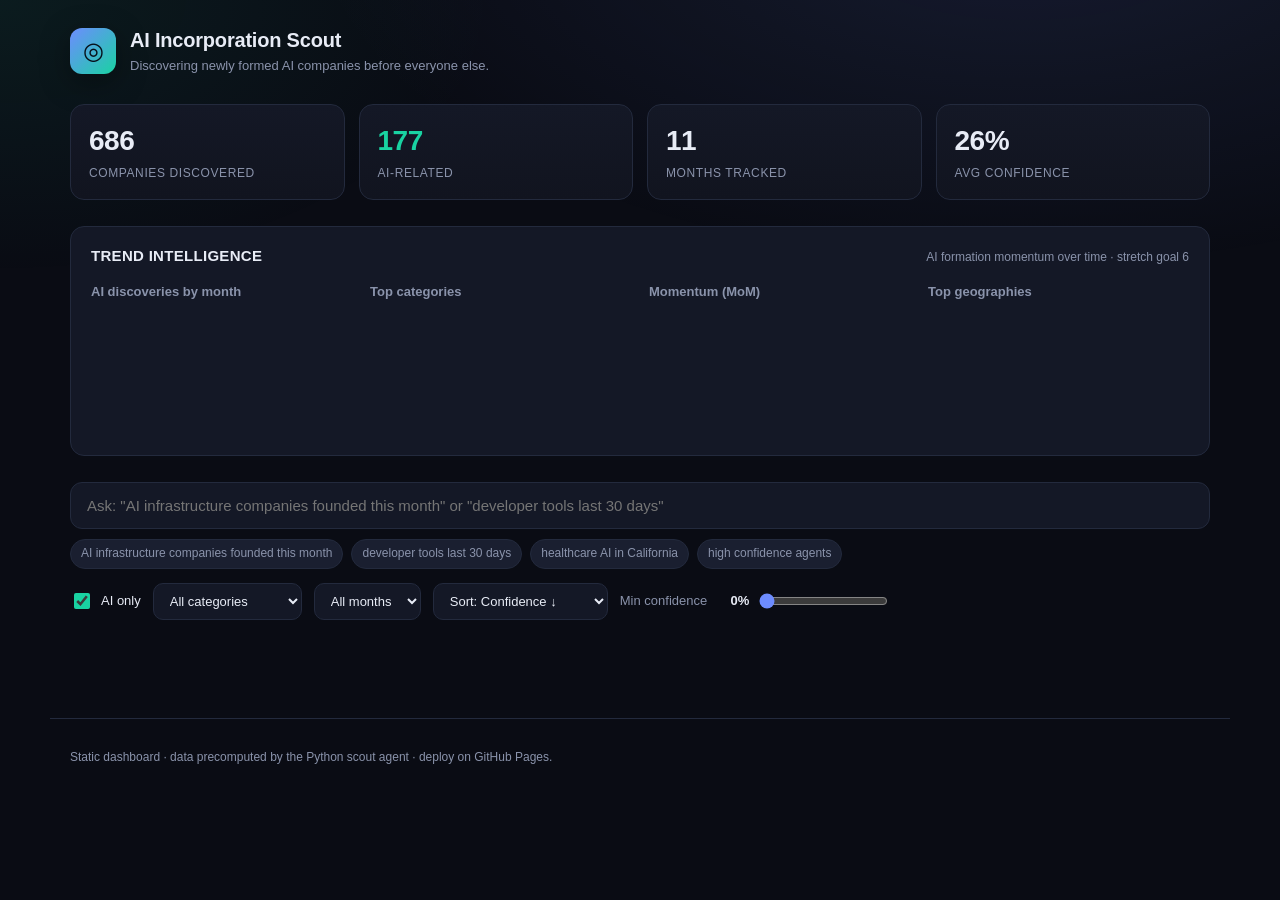
<file: dashboard/index.html>
<!DOCTYPE html>
<html lang="en">
<head>
  <meta charset="UTF-8" />
  <meta name="viewport" content="width=device-width, initial-scale=1.0" />
  <title>AI Incorporation Scout</title>
  <meta name="description" content="Autonomous discovery of newly formed AI companies before they hit mainstream databases." />
  <link rel="preconnect" href="https://fonts.googleapis.com" />
  <link rel="stylesheet" href="styles.css" />
</head>
<body>
  <div class="bg-grid" aria-hidden="true"></div>

  <header class="topbar">
    <div class="brand">
      <div class="logo">◎</div>
      <div>
        <h1>AI Incorporation Scout</h1>
        <p class="tagline">Discovering newly formed AI companies before everyone else.</p>
      </div>
    </div>
    <div class="meta" id="generatedAt"></div>
  </header>

  <main>
    <!-- Stat cards -->
    <section class="stats" id="stats" aria-label="Summary statistics"></section>

    <!-- Trends -->
    <section class="panel" id="trendsPanel">
      <div class="panel-head">
        <h2>Trend Intelligence</h2>
        <span class="hint">AI formation momentum over time · stretch goal 6</span>
      </div>
      <div class="trends-grid">
        <div class="trend-card">
          <h3>AI discoveries by month</h3>
          <div class="bars" id="monthBars"></div>
        </div>
        <div class="trend-card">
          <h3>Top categories</h3>
          <div class="catlist" id="catList"></div>
        </div>
        <div class="trend-card">
          <h3>Momentum (MoM)</h3>
          <div class="momentum" id="momentum"></div>
        </div>
        <div class="trend-card">
          <h3>Top geographies</h3>
          <div class="catlist" id="geoList"></div>
        </div>
      </div>
    </section>

    <!-- Controls -->
    <section class="controls">
      <div class="search-wrap">
        <input
          id="search"
          type="search"
          placeholder="Ask: &quot;AI infrastructure companies founded this month&quot; or &quot;developer tools last 30 days&quot;"
          autocomplete="off"
        />
        <div class="examples" id="examples"></div>
      </div>

      <div class="filters">
        <label class="toggle">
          <input type="checkbox" id="aiOnly" checked />
          <span>AI only</span>
        </label>
        <select id="category" aria-label="Category filter"></select>
        <select id="month" aria-label="Month filter"></select>
        <select id="sort" aria-label="Sort">
          <option value="score">Sort: Confidence ↓</option>
          <option value="date">Sort: Formation date ↓</option>
          <option value="name">Sort: Name A→Z</option>
        </select>
        <label class="slider">
          Min confidence <b id="minScoreLabel">0%</b>
          <input type="range" id="minScore" min="0" max="100" value="0" />
        </label>
      </div>
    </section>

    <div class="resultmeta" id="resultMeta"></div>

    <!-- Company groups -->
    <section id="groups" class="groups"></section>
    <div id="empty" class="empty" hidden>No companies match these filters.</div>
  </main>

  <!-- Memo drawer -->
  <div class="drawer-overlay" id="drawerOverlay" hidden></div>
  <aside class="drawer" id="drawer" hidden aria-label="Investment memo"></aside>

  <footer class="footer">
    <span>Static dashboard · data precomputed by the Python scout agent · deploy on GitHub Pages.</span>
  </footer>

  <script src="app.js"></script>
</body>
</html>
</file>
<file: dashboard/styles.css>
:root {
  --bg: #0a0c14;
  --bg-soft: #11141f;
  --panel: #141826;
  --panel-2: #1a1f30;
  --border: #232a3d;
  --text: #e8ecf6;
  --muted: #8a93ab;
  --accent: #6d8cff;
  --accent-2: #19d3a2;
  --warn: #ffb454;
  --danger: #ff6b81;
  --radius: 14px;
  --shadow: 0 8px 30px rgba(0, 0, 0, 0.35);
}

* { box-sizing: border-box; }

html, body {
  margin: 0;
  padding: 0;
  background: var(--bg);
  color: var(--text);
  font-family: -apple-system, BlinkMacSystemFont, "Segoe UI", Roboto, Helvetica, Arial, sans-serif;
  -webkit-font-smoothing: antialiased;
  line-height: 1.45;
}

.bg-grid {
  position: fixed;
  inset: 0;
  background:
    radial-gradient(1200px 600px at 80% -10%, rgba(109, 140, 255, 0.12), transparent 60%),
    radial-gradient(900px 500px at 0% 0%, rgba(25, 211, 162, 0.08), transparent 55%);
  z-index: 0;
  pointer-events: none;
}

header, main, footer { position: relative; z-index: 1; }

main { max-width: 1180px; margin: 0 auto; padding: 0 20px 80px; }

/* Topbar */
.topbar {
  max-width: 1180px;
  margin: 0 auto;
  padding: 26px 20px 18px;
  display: flex;
  align-items: center;
  justify-content: space-between;
  gap: 16px;
}
.brand { display: flex; align-items: center; gap: 14px; }
.logo {
  width: 46px; height: 46px;
  display: grid; place-items: center;
  font-size: 24px;
  border-radius: 12px;
  background: linear-gradient(135deg, var(--accent), var(--accent-2));
  color: #07101a;
  box-shadow: var(--shadow);
}
.topbar h1 { font-size: 20px; margin: 0; letter-spacing: -0.2px; }
.tagline { margin: 2px 0 0; color: var(--muted); font-size: 13px; }
.meta { color: var(--muted); font-size: 12px; text-align: right; }

/* Stat cards */
.stats {
  display: grid;
  grid-template-columns: repeat(auto-fit, minmax(180px, 1fr));
  gap: 14px;
  margin: 10px 0 26px;
}
.stat {
  background: linear-gradient(180deg, var(--panel), var(--bg-soft));
  border: 1px solid var(--border);
  border-radius: var(--radius);
  padding: 16px 18px;
}
.stat .num { font-size: 28px; font-weight: 700; letter-spacing: -0.5px; }
.stat .lbl { color: var(--muted); font-size: 12px; text-transform: uppercase; letter-spacing: 0.6px; margin-top: 4px; }
.stat .num.accent { color: var(--accent-2); }

/* Panels */
.panel {
  background: var(--panel);
  border: 1px solid var(--border);
  border-radius: var(--radius);
  padding: 18px 20px 22px;
  margin-bottom: 26px;
}
.panel-head { display: flex; align-items: baseline; justify-content: space-between; gap: 10px; margin-bottom: 16px; }
.panel-head h2 { font-size: 15px; margin: 0; letter-spacing: 0.3px; text-transform: uppercase; color: var(--text); }
.hint { color: var(--muted); font-size: 12px; }

.trends-grid {
  display: grid;
  grid-template-columns: repeat(auto-fit, minmax(240px, 1fr));
  gap: 18px;
}
.trend-card h3 { font-size: 13px; color: var(--muted); margin: 0 0 12px; font-weight: 600; }

/* Bar chart */
.bars { display: flex; align-items: flex-end; gap: 8px; height: 120px; }
.bar-col { flex: 1; display: flex; flex-direction: column; align-items: center; gap: 6px; height: 100%; justify-content: flex-end; }
.bar {
  width: 100%;
  background: linear-gradient(180deg, var(--accent), #3a55c9);
  border-radius: 6px 6px 0 0;
  min-height: 3px;
  transition: height 0.4s ease;
  position: relative;
}
.bar:hover::after {
  content: attr(data-count);
  position: absolute; top: -18px; left: 50%; transform: translateX(-50%);
  font-size: 11px; color: var(--text);
}
.bar-label { font-size: 10px; color: var(--muted); }

/* Category / geo lists */
.catlist { display: flex; flex-direction: column; gap: 8px; }
.catrow { display: grid; grid-template-columns: 1fr auto; gap: 8px; align-items: center; font-size: 13px; }
.catrow .track { grid-column: 1 / -1; height: 6px; background: var(--panel-2); border-radius: 4px; overflow: hidden; }
.catrow .fill { height: 100%; background: linear-gradient(90deg, var(--accent-2), var(--accent)); border-radius: 4px; }
.catrow .nm { color: var(--text); }
.catrow .ct { color: var(--muted); }

.momentum { display: flex; flex-direction: column; gap: 8px; font-size: 13px; }
.mom-row { display: flex; align-items: center; gap: 8px; }
.mom-row .pill { font-size: 11px; padding: 2px 8px; border-radius: 20px; font-weight: 600; }
.pill.up { background: rgba(25, 211, 162, 0.15); color: var(--accent-2); }
.pill.down { background: rgba(255, 107, 129, 0.15); color: var(--danger); }
.mom-empty { color: var(--muted); font-size: 12px; }

/* Controls */
.controls { display: flex; flex-direction: column; gap: 14px; margin-bottom: 14px; }
.search-wrap { position: relative; }
#search {
  width: 100%;
  padding: 14px 16px;
  font-size: 15px;
  background: var(--panel);
  border: 1px solid var(--border);
  border-radius: 12px;
  color: var(--text);
  outline: none;
}
#search:focus { border-color: var(--accent); box-shadow: 0 0 0 3px rgba(109, 140, 255, 0.15); }
.examples { display: flex; flex-wrap: wrap; gap: 8px; margin-top: 10px; }
.chip {
  font-size: 12px; color: var(--muted);
  background: var(--panel-2); border: 1px solid var(--border);
  padding: 5px 10px; border-radius: 20px; cursor: pointer;
}
.chip:hover { color: var(--text); border-color: var(--accent); }

.filters { display: flex; flex-wrap: wrap; gap: 12px; align-items: center; }
.filters select {
  background: var(--panel); color: var(--text);
  border: 1px solid var(--border); border-radius: 10px;
  padding: 9px 12px; font-size: 13px; outline: none; cursor: pointer;
}
.toggle { display: flex; align-items: center; gap: 8px; font-size: 13px; cursor: pointer; }
.toggle input { accent-color: var(--accent-2); width: 16px; height: 16px; }
.slider { display: flex; align-items: center; gap: 8px; font-size: 13px; color: var(--muted); }
.slider input { accent-color: var(--accent); }
.slider b { color: var(--text); min-width: 34px; text-align: right; }

.resultmeta { color: var(--muted); font-size: 13px; margin: 8px 2px 18px; }

/* Groups */
.month-group { margin-bottom: 30px; }
.month-head {
  display: flex; align-items: center; gap: 12px;
  margin: 0 0 14px; font-size: 14px; color: var(--muted);
  text-transform: uppercase; letter-spacing: 0.6px;
}
.month-head .count { color: var(--accent); font-weight: 700; }
.month-head::after { content: ""; flex: 1; height: 1px; background: var(--border); }

.cards { display: grid; grid-template-columns: repeat(auto-fill, minmax(320px, 1fr)); gap: 14px; }
.card {
  background: var(--panel);
  border: 1px solid var(--border);
  border-radius: var(--radius);
  padding: 16px;
  display: flex; flex-direction: column; gap: 10px;
  transition: border-color 0.15s ease, transform 0.15s ease;
}
.card:hover { border-color: #34406a; transform: translateY(-2px); }
.card-top { display: flex; justify-content: space-between; align-items: flex-start; gap: 10px; }
.card h3 { margin: 0; font-size: 16px; letter-spacing: -0.2px; }
.card .sub { color: var(--muted); font-size: 12px; margin-top: 2px; }

.score {
  flex: none;
  font-size: 13px; font-weight: 700;
  padding: 4px 10px; border-radius: 20px;
  border: 1px solid var(--border);
}
.score.hi { background: rgba(25, 211, 162, 0.15); color: var(--accent-2); border-color: rgba(25,211,162,0.3); }
.score.mid { background: rgba(255, 180, 84, 0.13); color: var(--warn); border-color: rgba(255,180,84,0.3); }
.score.lo { background: rgba(138, 147, 171, 0.12); color: var(--muted); }

.desc { font-size: 13px; color: #c5cce0; margin: 0; }
.tags { display: flex; flex-wrap: wrap; gap: 6px; }
.tag { font-size: 11px; color: var(--muted); background: var(--panel-2); border: 1px solid var(--border); padding: 3px 8px; border-radius: 6px; }
.tag.cat { color: var(--accent); border-color: rgba(109,140,255,0.3); }

.card-foot { display: flex; align-items: center; justify-content: space-between; gap: 8px; margin-top: 2px; }
.card-foot a { color: var(--accent); text-decoration: none; font-size: 13px; }
.card-foot a:hover { text-decoration: underline; }
.memo-btn {
  background: var(--panel-2); border: 1px solid var(--border); color: var(--text);
  font-size: 12px; padding: 6px 10px; border-radius: 8px; cursor: pointer;
}
.memo-btn:hover { border-color: var(--accent); }

.empty { text-align: center; color: var(--muted); padding: 60px 0; }

/* Drawer */
.drawer-overlay { position: fixed; inset: 0; background: rgba(0,0,0,0.55); z-index: 50; }
.drawer {
  position: fixed; top: 0; right: 0; bottom: 0;
  width: min(520px, 92vw);
  background: var(--bg-soft);
  border-left: 1px solid var(--border);
  z-index: 51; padding: 26px 26px 40px;
  overflow-y: auto;
  box-shadow: -20px 0 60px rgba(0,0,0,0.5);
}
.drawer h2 { margin: 0 0 4px; font-size: 22px; }
.drawer .close { position: absolute; top: 18px; right: 18px; background: none; border: none; color: var(--muted); font-size: 24px; cursor: pointer; }
.drawer .memo-sub { color: var(--muted); font-size: 13px; margin-bottom: 18px; }
.memo-sec { margin: 18px 0; }
.memo-sec h4 { font-size: 12px; text-transform: uppercase; letter-spacing: 0.6px; color: var(--accent); margin: 0 0 8px; }
.memo-sec p { margin: 0; font-size: 14px; color: #d4dbef; }
.memo-grid { display: grid; grid-template-columns: 1fr 1fr; gap: 12px; }
.memo-kv { background: var(--panel); border: 1px solid var(--border); border-radius: 10px; padding: 10px 12px; }
.memo-kv .k { font-size: 11px; color: var(--muted); text-transform: uppercase; }
.memo-kv .v { font-size: 14px; font-weight: 600; margin-top: 2px; }
.memo-sec ul { margin: 0; padding-left: 18px; }
.memo-sec li { font-size: 13px; color: #d4dbef; margin-bottom: 6px; }
.badge-gen { display: inline-block; font-size: 11px; padding: 2px 8px; border-radius: 20px; background: var(--panel-2); border: 1px solid var(--border); color: var(--muted); }

.footer { max-width: 1180px; margin: 0 auto; padding: 30px 20px; color: var(--muted); font-size: 12px; border-top: 1px solid var(--border); }

@media (max-width: 640px) {
  .topbar { flex-direction: column; align-items: flex-start; }
  .meta { text-align: left; }
}
</file>
